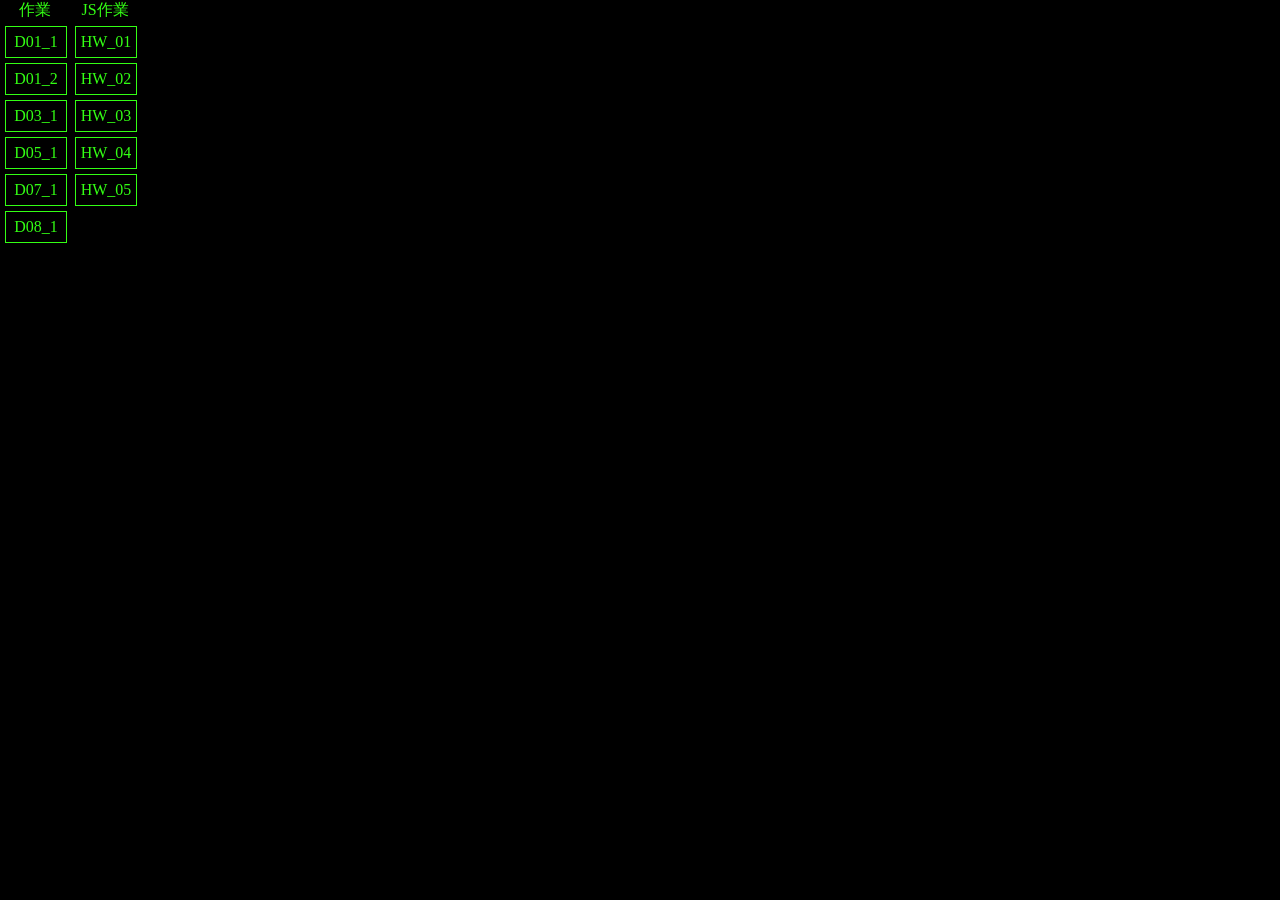
<file: index.html>
<!DOCTYPE html>
<html lang="zh-Hant">

<head>
    <meta charset="UTF-8">
    <meta name="viewport" content="width=device-width, initial-scale=1.0">
    <title>Document</title>
    <style>
        * {
            padding: 0;
            margin: 0;
            padding-block-start: 0;
            padding-block-end: 0;
        }

        body {
            background-color: #000;
            color: #33FF14;
        }


        .top {
            display: flex;
        }

        .list {
            text-align: center;
            width: 70px;
        }

        .top .a {
            display: flex;
            width: 60px;
            height: 30px;
            margin: 5px;
            border: 1px solid #33FF14;
            align-items: center;
            justify-content: center;
        }

        .top .a a {
            color: #33FF14;
            text-decoration: none;
        }
    </style>
    <!-- Google Tag Manager -->
    <script>(function (w, d, s, l, i) {
            w[l] = w[l] || []; w[l].push({
                'gtm.start':
                    new Date().getTime(), event: 'gtm.js'
            }); var f = d.getElementsByTagName(s)[0],
                j = d.createElement(s), dl = l != 'dataLayer' ? '&l=' + l : ''; j.async = true; j.src =
                    'https://www.googletagmanager.com/gtm.js?id=' + i + dl; f.parentNode.insertBefore(j, f);
        })(window, document, 'script', 'dataLayer', 'GTM-M9KWTMV2');</script>
    <!-- End Google Tag Manager -->
</head>


<body>
<!-- Google Tag Manager (noscript) -->
<noscript><iframe src="https://www.googletagmanager.com/ns.html?id=GTM-M9KWTMV2"
    height="0" width="0" style="display:none;visibility:hidden"></iframe></noscript>
    <!-- End Google Tag Manager (noscript) -->


    <div class="top">

        <div class="list">
            作業<br>
            <div class="a"><a href="D0101.html">D01_1</a></div>
            <div class="a"><a href="D0102.html">D01_2</a></div>
            <div class="a"><a href="D0301.html">D03_1</a></div>
            <div class="a"><a href="D0501.html">D05_1</a></div>
            <div class="a"><a href="D0701.html">D07_1</a></div>
            <div class="a"><a href="D0801.html">D08_1</a></div>

        </div>
        <div class="list">
            JS作業
            <div class="a"><a href="./JSHW/HW01.html">HW_01</a></div>
            <div class="a"><a href="./JSHW/HW02.html">HW_02</a></div>
            <div class="a"><a href="./JSHW/HW03.html">HW_03</a></div>
            <div class="a"><a href="./JSHW/HW04.html">HW_04</a></div>
            <div class="a"><a href="./JSHW/HW05.html">HW_05</a></div>
        </div>


    </div>
</body>

</html>
</file>
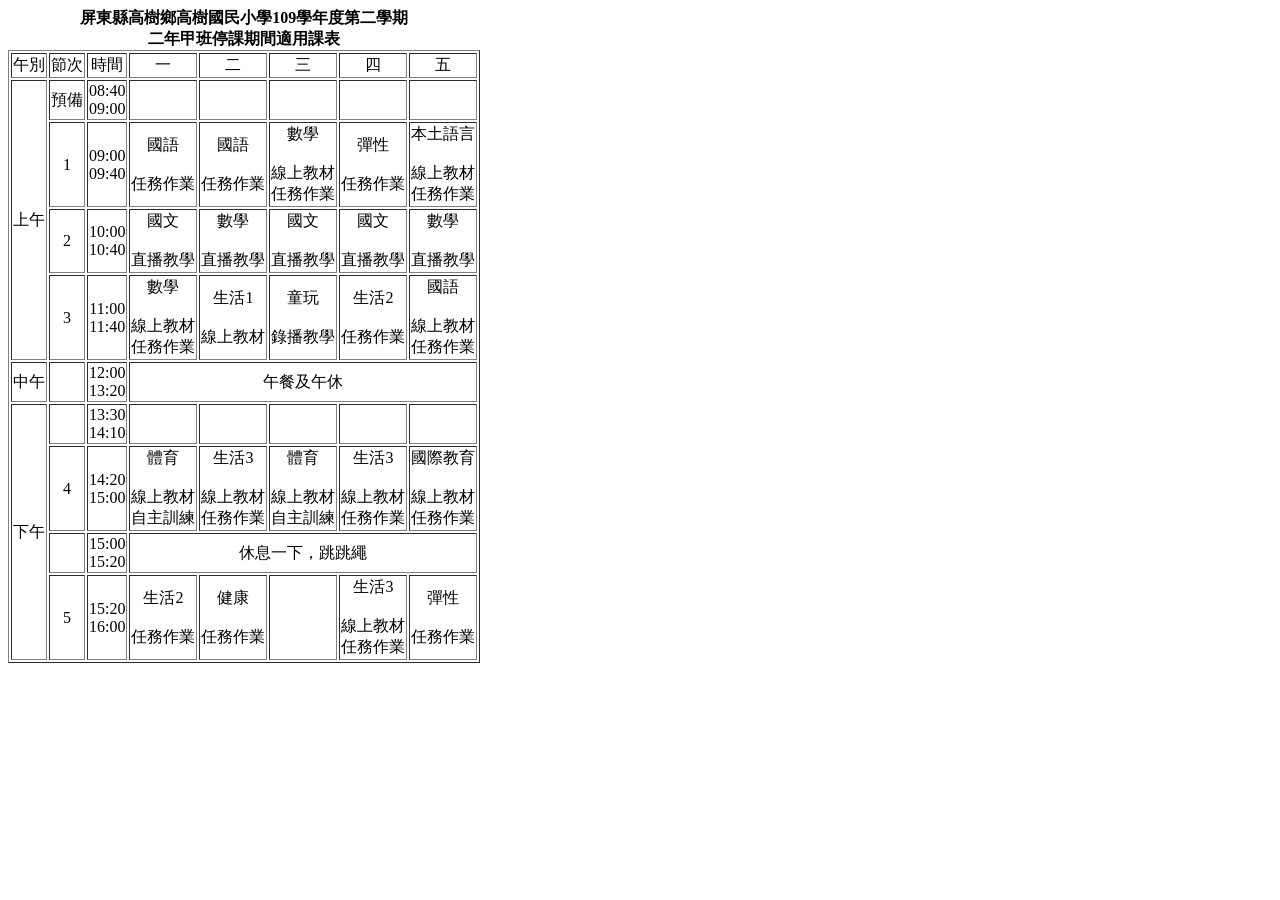
<file: D0101.html>
<!DOCTYPE html>
<html lang="en">

<head>
    <meta charset="UTF-8">
    <meta name="viewport" content="width=device-width, initial-scale=1.0">
    <title>Document</title>

<style>

*{text-align: center;}


</style>


</head>

<body>

    <table border="1">
        <caption class="T1"><b>屏東縣高樹鄉高樹國民小學109學年度第二學期<br>二年甲班停課期間適用課表</b></caption>
        <thead>
            <tr>
                <td>午別</td>
                <td>節次</td>
                <td>時間</td>
                <td>一</td>
                <td>二</td>
                <td>三</td>
                <td>四</td>
                <td>五</td>

            </tr>

        </thead>
        <tbody>
            <tr>
                <td rowspan="4">上午</td>
                <td>預備</td>
                <td>08:40 <br>09:00</td>
                <td></td>
                <td></td>
                <td></td>
                <td></td>
                <td></td>
            </tr>
            <tr>
                <td>1</td>
                <td>09:00 <br>09:40</td>
                <td>國語<br><br>任務作業</td>
                <td>國語<br><br>任務作業</td>
                <td>數學<br><br>線上教材<br>任務作業</td>
                <td>彈性<br><br>任務作業</td>
                <td>本土語言<br><br>線上教材<br>任務作業</td>
            </tr>
            <tr>
                <td>2</td>
                <td>10:00 <br>10:40</td>
                <td>國文<br><br>直播教學</td>
                <td>數學<br><br>直播教學</td>
                <td>國文<br><br>直播教學</td>
                <td>國文<br><br>直播教學</td>
                <td>數學<br><br>直播教學</td>
            </tr>
            <tr>
                <td>3</td>
                <td>11:00 <br>11:40</td>
                <td>數學<br><br>線上教材<br>任務作業</td>
                <td>生活1 <br><br>線上教材</td>
                <td>童玩<br><br>錄播教學</td>
                <td>生活2 <br><br>任務作業</td>
                <td>國語<br><br>線上教材<br>任務作業</td>
            </tr>
            <tr>
                <td>中午</td>
                <td></td>
                <td>12:00 <br>13:20</td>
                <td colspan="5">午餐及午休</td>
            </tr>
            <tr>
                <td rowspan="4">下午</td>
                <td></td>
                <td>13:30 <br>14:10</td>
                <td></td>
                <td></td>
                <td></td>
                <td></td>
                <td></td>
            </tr>
            <tr>

                <td>4</td>
                <td>14:20 <br>15:00</td>
                <td>體育 <br><br>線上教材<br>自主訓練</td>
                <td>生活3 <br><br>線上教材<br>任務作業</td>
                <td>體育 <br><br>線上教材<br>自主訓練</td>
                <td>生活3 <br><br>線上教材<br>任務作業</td>
                <td>國際教育<br><br>線上教材<br>任務作業</td>
            </tr>
            <tr>

                <td></td>
                <td>15:00 <br>15:20</td>
                <td colspan="5">休息一下，跳跳繩</td>
            </tr>
            <tr>

                <td>5</td>
                <td>15:20 <br>16:00</td>
                <td>生活2<br> <br>任務作業</td>
                <td>健康<br><br>任務作業</td>
                <td></td>
                <td>生活3 <br><br>線上教材<br>任務作業</td>
                <td>彈性<br><br>任務作業</td>
            </tr>


        </tbody>





    </table>

    <footer>

        
    </footer>




</body>

</html>
</file>
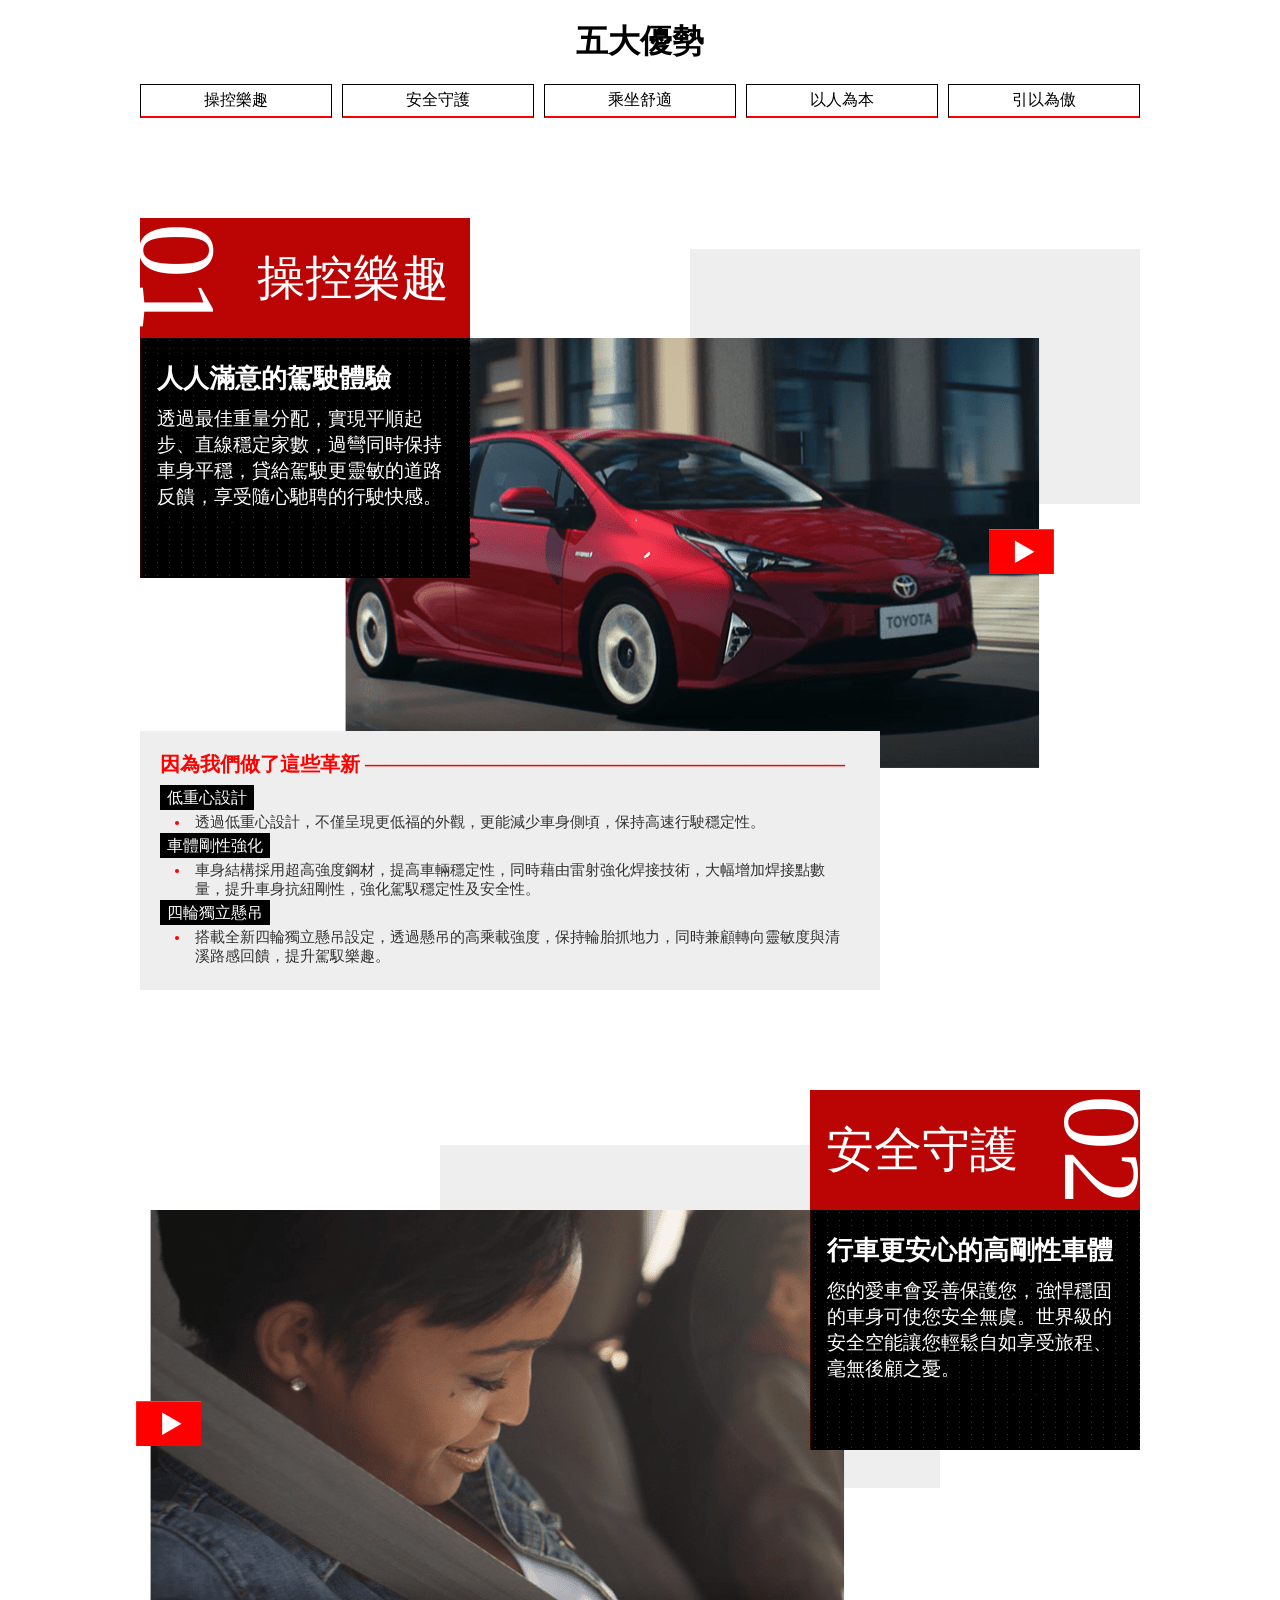
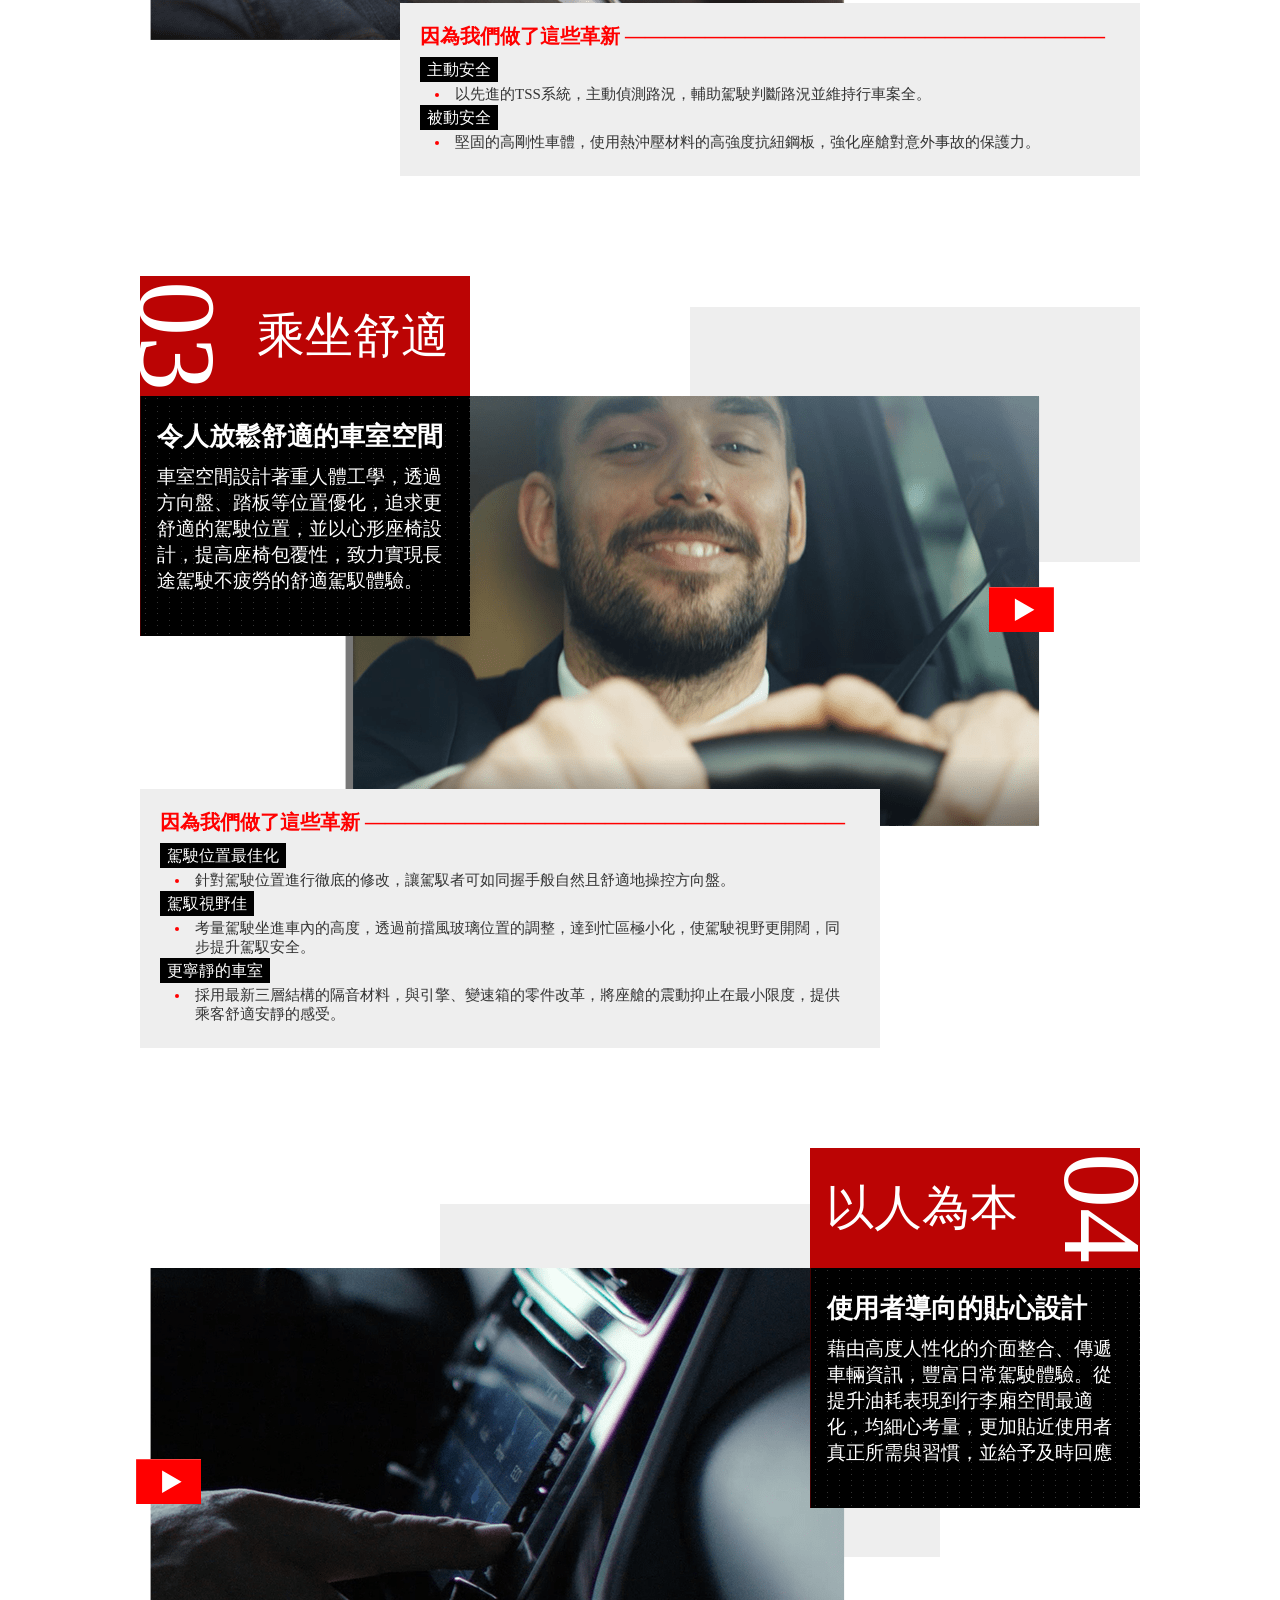
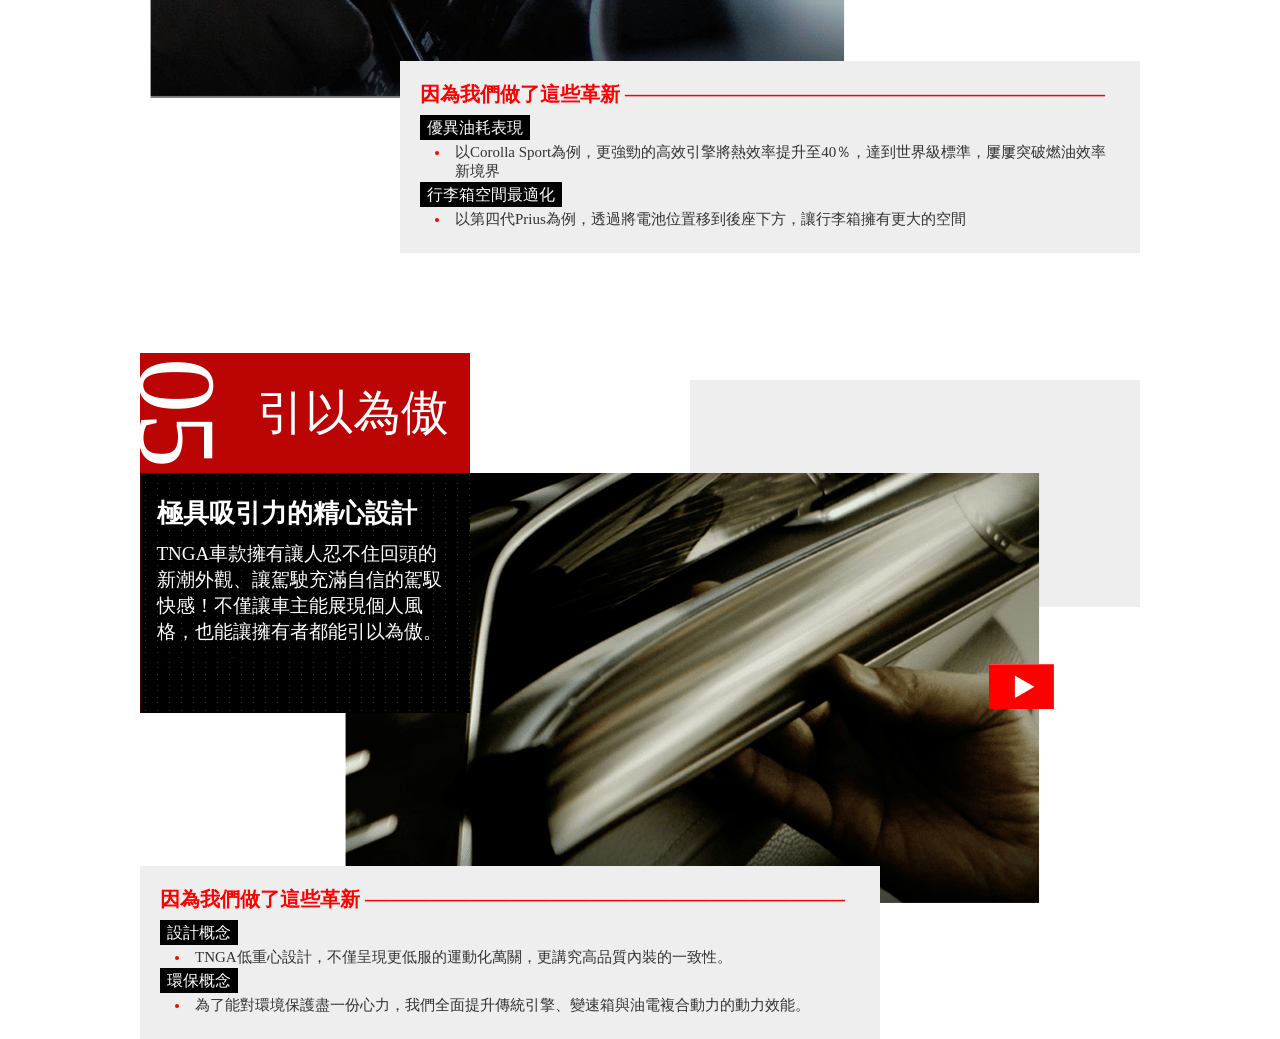
<file: D0501.html>
<!DOCTYPE html>
<html lang="en">

<head>
    <meta charset="UTF-8">
    <meta name="viewport" content="width=device-width, initial-scale=1.0">
    <title>Document</title>

    <style>
        * {
            padding: 0;
            margin: 0;
            margin-block-start: 0;
            margin-block-end: 0;
        }

        .introduce {

            display: flex;
            flex-wrap: wrap;
            gap: 100px;
            width: 100%;
            justify-content: center;
        }

        .tagfiv h1 {
            text-align: center;
            margin: 20px;
        }


        .fivbox {
            width: 1000px;
            display: flex;
            justify-content: space-between;
        }

        .atag {
            border: 1px solid black;
            border-bottom: 2px solid red;
            text-align: center;
            gap: 10px;
        }

        .atag a {
            display: block;
            color: #000;

            padding: 5px;
            width: 180px;
            text-decoration: none;
        }

        .cardbox {
            display: flex;
            flex-wrap: wrap;
            gap: 100px;
            width: 100%;
            justify-content: center;
        }

        .card:nth-child(2n) .top .tag span {

            margin-left: auto;
            margin-right: -20px;
        }

        .card:nth-child(2n) {
            flex-direction: row-reverse;
        }

        .card:nth-child(2n) .top .tag {
            flex-direction: row-reverse;
        }

        .card:nth-child(2n) .carpic {
            left: 1%;
        }

        .card:nth-child(2n) .pic {
            left: -2%;
        }

        .card:nth-child(2n) .block {
            width: 50%;
            height: 50%;
            right: 20%;
            top: 8%;
        }

        .card:nth-child(2n) .txtbox {
            top: 20px;
        }


        .card {
            display: flex;
            flex-wrap: wrap;
            width: 1000px;
            position: relative;
        }

        .card .top {
            width: 33%;
            display: flex;
            flex-wrap: wrap;
            height: 360px;
            z-index: 1;
        }

        .card .top .tag {
            justify-content: flex-start;
            display: flex;
            background-color: #BB0404;
            color: white;
            height: 120px;
            width: 100%;
        }

        .card .top .tag span {
            font-weight: normal;
            font-size: 110px;
            display: inline-block;
            transform: rotateZ(90deg);
            margin-left: -15px;
        }

        .card .top .tag p {
            font-size: 48px;
            margin: auto;
        }

        .card .top .toptxt {
            padding: 23px 5% 0px;
            background-image: url("./img/toyota/tag_background.png");
            color: white;
            flex-grow: 1;
            height: 217px;
        }

        .card .top .toptxt h1 {
            font-size: 26px;
            padding-bottom: 10px;
        }

        .card .top .toptxt p {
            font-size: 19px;
        }

        .card .block {
            width: 45%;
            height: 33%;
            background-color: #EEE;
            position: absolute;
            top: 4%;
            right: 0;
        }

        .card .carpic {
            width: 695px;
            height: 430px;
            position: absolute;
            top: 120px;
            right: 10%;
        }

        .card .pic {
            position: absolute;
            width: 65px;
            height: 45px;
            right: -2%;
            top: 44.5%;
            background-color: white;
        }

        .card .pic .picr {
            width: 100%;
            height: 100%;
            background-color: red;
            clip-path: polygon(0% 100%, 0% 0%, 100% 0%, 100% 100%, 40% 100%, 40% 75%, 70% 50%, 40% 25%, 40% 100%);
        }

        /* .card .txtbox{
            z-index: 1;
            background-color: #EEE;
            padding: 20px 20px;
            width: 70%;
            position: absolute;
            top: 64%;
        left: 5%;

        } */
        .card .txtbox {
            background-color: #EEE;
            margin-top: 153px;
            padding: 20px 20px;
            width: 70%;
            height: min-content;
            z-index: 1;

        }

        .card .txtbox h2 {
            color: #F00;
            font-size: 20px;
            margin-bottom: 10px;
        }

        .card .txtbox ul span {
            background-color: #000;
            color: #FFF;
            display: inline;

            padding: 4px 7px  ;
        }

        .card .txtbox li::marker {
            color: #F00;
        }


        .card .txtbox li {
            list-style: disc inside;
            color: #333;
            margin: 4px 7px;
            text-indent: -20PX;
            padding-left: 28px;
            font-size: 15px;
        }
    </style>


</head>

<body>

    <div class="introduce">

        <div class="tagfiv">
            <h1>五大優勢</h1>
            <div class="fivbox">

                <div class="atag"><a href="#A1">操控樂趣</a></div>
                <div class="atag"><a href="#A2">安全守護</a></div>
                <div class="atag"><a href="#A3">乘坐舒適</a></div>
                <div class="atag"><a href="#A4">以人為本</a></div>
                <div class="atag"><a href="#A5">引以為傲</a></div>
            </div>
        </div>
        <div class="cardbox">

            <div class="card" id="A1">
                <div class="top">
                    <div class="tag">
                        <span>01</span>
                        <p>操控樂趣</p>
                    </div>
                    <div class="toptxt">
                        <h1>人人滿意的駕駛體驗</h1>
                        <p>透過最佳重量分配，實現平順起步、直線穩定家數，過彎同時保持車身平穩，貸給駕駛更靈敏的道路反饋，享受隨心馳聘的行駛快感。</p>
                    </div>
                </div>
                <div class="block"></div>
                <a href="#">
                    <div class="carpic"><img src="./img/toyota/01.png">
                        <div class="pic">
                            <div class="picr"></div>
                        </div>
                    </div>
                </a>
                <div class="txtbox">
                    <h2>因為我們做了這些革新 ————————————————————————</h2>
                    <div class="txt">
                        <ul><span>低重心設計</span>
                            <li>透過低重心設計，不僅呈現更低福的外觀，更能減少車身側頃，保持高速行駛穩定性。</li>
                        </ul>
                        <ul><span>車體剛性強化</span>
                            <li>車身結構採用超高強度鋼材，提高車輛穩定性，同時藉由雷射強化焊接技術，大幅增加焊接點數量，提升車身抗紐剛性，強化駕馭穩定性及安全性。</li>
                        </ul>
                        <ul><span>四輪獨立懸吊</span>
                            <li>搭載全新四輪獨立懸吊設定，透過懸吊的高乘載強度，保持輪胎抓地力，同時兼顧轉向靈敏度與清溪路感回饋，提升駕馭樂趣。</li>
                        </ul>
                    </div>
                </div>

            </div>

            <div class="card" id="A2">
                <div class="top">
                    <div class="tag">
                        <span>02</span>
                        <p>安全守護</p>
                    </div>
                    <div class="toptxt">
                        <h1>行車更安心的高剛性車體</h1>
                        <p>您的愛車會妥善保護您，強悍穩固的車身可使您安全無虞。世界級的安全空能讓您輕鬆自如享受旅程、毫無後顧之憂。</p>
                    </div>
                </div>
                <div class="block"></div>
                <a href="#">
                    <div class="carpic"><img src="./img/toyota/02.png">
                        <div class="pic">
                            <div class="picr"></div>
                        </div>
                    </div>
                </a>
                <div class="txtbox">
                    <h2>因為我們做了這些革新 ————————————————————————</h2>
                    <div class="txt">
                        <ul><span>主動安全</span>
                            <li>以先進的TSS系統，主動偵測路況，輔助駕駛判斷路況並維持行車案全。</li>
                        </ul>
                        <ul><span>被動安全</span>
                            <li>堅固的高剛性車體，使用熱沖壓材料的高強度抗紐鋼板，強化座艙對意外事故的保護力。</li>
                        </ul>

                    </div>
                </div>

            </div>

            <div class="card" id="A3">
                <div class="top">
                    <div class="tag">
                        <span>03</span>
                        <p>乘坐舒適</p>
                    </div>
                    <div class="toptxt">
                        <h1>令人放鬆舒適的車室空間</h1>
                        <p>車室空間設計著重人體工學，透過方向盤、踏板等位置優化，追求更舒適的駕駛位置，並以心形座椅設計，提高座椅包覆性，致力實現長途駕駛不疲勞的舒適駕馭體驗。</p>
                    </div>
                </div>
                <div class="block"></div>
                <a href="#">
                    <div class="carpic"><img src="./img/toyota/03.png">
                        <div class="pic">
                            <div class="picr"></div>
                        </div>
                    </div>
                </a>
                <div class="txtbox">
                    <h2>因為我們做了這些革新 ————————————————————————</h2>
                    <div class="txt">
                        <ul><span>駕駛位置最佳化</span>
                            <li>針對駕駛位置進行徹底的修改，讓駕馭者可如同握手般自然且舒適地操控方向盤。</li>
                        </ul>
                        <ul><span>駕馭視野佳</span>
                            <li>考量駕駛坐進車內的高度，透過前擋風玻璃位置的調整，達到忙區極小化，使駕駛視野更開闊，同步提升駕馭安全。</li>
                        </ul>
                        <ul><span>更寧靜的車室</span>
                            <li>採用最新三層結構的隔音材料，與引擎、變速箱的零件改革，將座艙的震動抑止在最小限度，提供乘客舒適安靜的感受。</li>
                        </ul>
                    </div>
                </div>

            </div>

            <div class="card" id="A4">
                <div class="top">
                    <div class="tag">
                        <span>04</span>
                        <p>以人為本</p>
                    </div>
                    <div class="toptxt">
                        <h1>使用者導向的貼心設計</h1>
                        <p>藉由高度人性化的介面整合、傳遞車輛資訊，豐富日常駕駛體驗。從提升油耗表現到行李廂空間最適化，均細心考量，更加貼近使用者真正所需與習慣，並給予及時回應</p>
                    </div>
                </div>
                <div class="block"></div>
                <a href="#">
                    <div class="carpic"><img src="./img/toyota/04.png">
                        <div class="pic">
                            <div class="picr"></div>
                        </div>
                    </div>
                </a>
                <div class="txtbox">
                    <h2>因為我們做了這些革新 ————————————————————————</h2>
                    <div class="txt">
                        <ul><span>優異油耗表現</span>
                            <li>以Corolla Sport為例，更強勁的高效引擎將熱效率提升至40％，達到世界級標準，屢屢突破燃油效率新境界</li>
                        </ul>
                        <ul><span>行李箱空間最適化</span>
                            <li>以第四代Prius為例，透過將電池位置移到後座下方，讓行李箱擁有更大的空間</li>
                        </ul>
        
                    </div>
                </div>

            </div>

            <div class="card" id="A5">
                <div class="top">
                    <div class="tag">
                        <span>05</span>
                        <p>引以為傲</p>
                    </div>
                    <div class="toptxt">
                        <h1>極具吸引力的精心設計</h1>
                        <p>TNGA車款擁有讓人忍不住回頭的新潮外觀、讓駕駛充滿自信的駕馭快感！不僅讓車主能展現個人風格，也能讓擁有者都能引以為傲。</p>
                    </div>
                </div>
                <div class="block"></div>
                <a href="#">
                    <div class="carpic"><img src="./img/toyota/05.png">
                        <div class="pic">
                            <div class="picr"></div>
                        </div>
                    </div>
                </a>
                <div class="txtbox">
                    <h2>因為我們做了這些革新 ————————————————————————</h2>
                    <div class="txt">
                        <ul><span>設計概念</span>
                            <li>TNGA低重心設計，不僅呈現更低服的運動化萬關，更講究高品質內裝的一致性。</li>
                        </ul>
                        <ul><span>環保概念</span>
                            <li>為了能對環境保護盡一份心力，我們全面提升傳統引擎、變速箱與油電複合動力的動力效能。</li>
                        </ul>
        
                    </div>
                </div>

            </div>




        </div>

    </div>


</body>

</html>
</file>
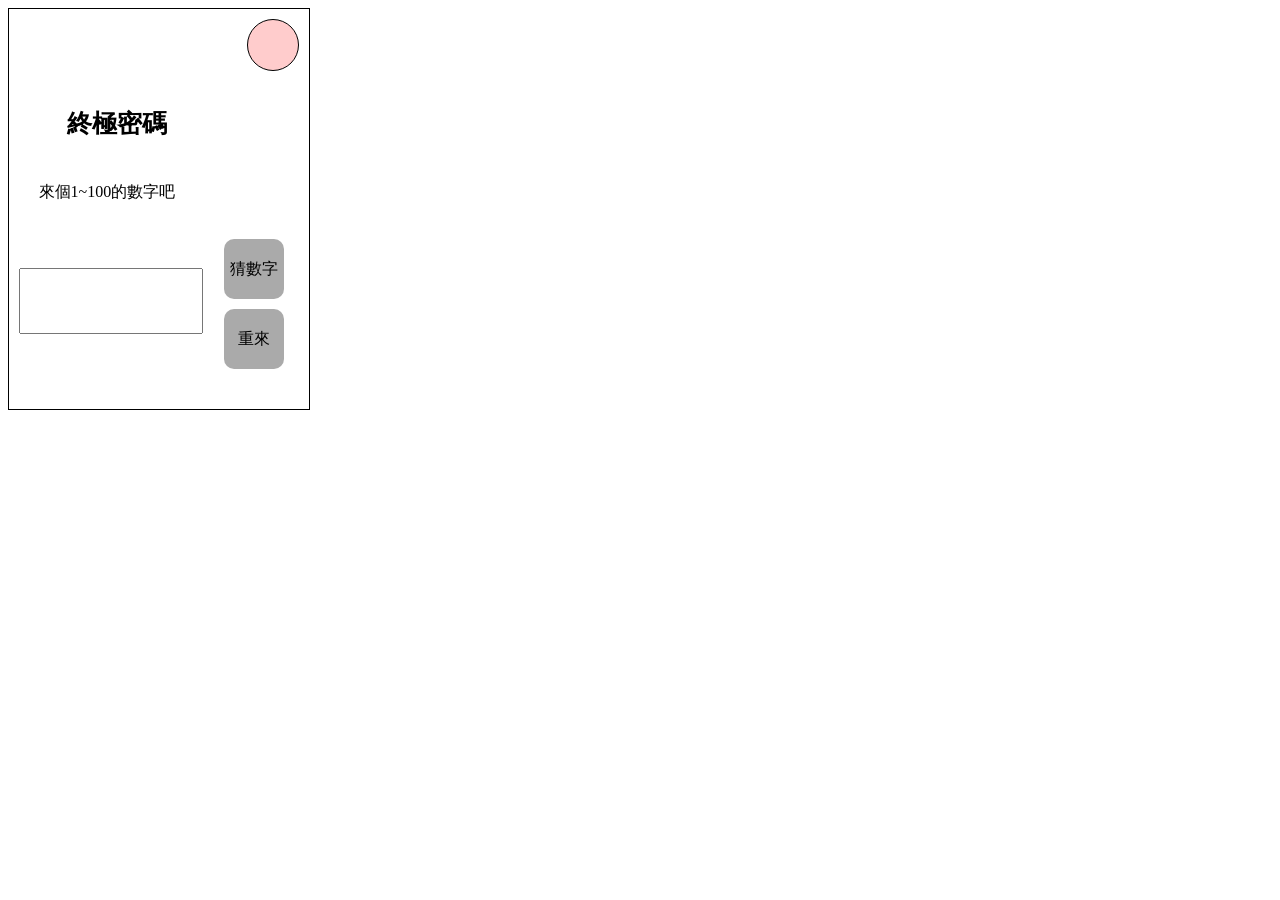
<file: JSHW/HW01.html>
<!DOCTYPE html>
<html lang="en">

<head>
    <meta charset="UTF-8">
    <meta name="viewport" content="width=device-width, initial-scale=1.0">
    <title>Document</title>
    <style>
        .btn {
            width: 50px;
            height: 50px;
            background-color: #AAA;
            color: black;
            border-radius: 10px;
            text-align: center;
            line-height: 50px;
            cursor: pointer;
            padding: 5px;
        }

        .gamebox {
            width: 300px;
            height: 400px;
            display: flex;
            justify-content: space-between;
            align-items: center;
            border: 1px solid #000;
        }

        .src {
            height: 250px;
            width: 100%;
            flex-wrap: wrap;
            display: flex;
            gap: 20px;
            margin: 10px;
        }

        .title {
            margin: auto;
            font-size: 25px;

        }

        .text {
            width: 90%;
            text-align: center;
        }

        .textbox {
            width: 90%;
        }

        .button {
            position: relative;
            height: 90%;
            display: flex;
            flex-wrap: wrap;
            gap: 10px;
            margin-bottom: 40px;
            align-content: flex-end
        }

        .light {
            width: 50px;
            height: 50px;
            position: absolute;
            right: 10px;
            top: 10px;
            border-radius: 50%;
            border: 1px solid #000;
            background-color: #F003;
        }

        .f {
            /* display:  none; */

            border: 1px solid #000;
            background-color: #F003;
        }

        .w {
            display: none;

            border: 1px solid #000;
            background-color: #F003;

            animation: colorChangeG 1s infinite;
        }

        .r {
            display: none;
            border: 1px solid #000;
            background-color: #F003;
            animation: colorChangeR 1s infinite;
        }

        .y {
            display: none;
            border: 1px solid #000;
            background-color: #F003;
            animation: colorChangeY 1s infinite;

        }

        @keyframes colorChangeY {
            0% {
                background-color: yellow;
            }

            49% {
                background-color: yellow;
            }

            50% {
                background-color: #F003;
            }

            100% {
                background-color: #F003;
            }
        }

        @keyframes colorChangeR {
            0% {
                background-color: red;
            }

            49% {
                background-color: red;
            }

            50% {
                background-color: #F003;
            }

            100% {
                background-color: #F003;
            }
        }

        @keyframes colorChangeG {
            0% {
                background-color: green;
            }

            49% {
                background-color: green;
            }

            50% {
                background-color: #F003;
            }

            100% {
                background-color: #F003;
            }
        }
    </style>
</head>

<body>
    <div class="gamebox">
        <div class="src">
            <div class="title"><b>終極密碼</b></div>
            <div class="text"> 來個1~100的數字吧</div>
            <input type="int" class="textbox" value="">
        </div>
        <div class="button">
            <div class="light f"></div>
            <div class="light r"></div>
            <div class="light w"></div>
            <div class="light y"></div>
            <div class="btn click">猜數字</div>
            <div class="btn regame">重來</div>
        </div>
    </div>

    <script>
        const fL = document.querySelector(".f");
        const rL = document.querySelector(".r");
        const gL = document.querySelector(".w");
        const yL = document.querySelector(".y");
        const myinputbox = document.querySelector(".textbox");
        const mytitle = document.querySelector(".text");
        const btnRegame = document.querySelector('.regame');
        const btnclick = document.querySelector('.click');

        let tarNum = 0;
        let maxNum = 100;
        let minNum = 1;
        let isplaying = true;

        btnclick.addEventListener("click", click);
        btnRegame.addEventListener("click", rebtn);
        tarNum = Math.floor(Math.random() * 100) + 1;

        function rebtn() {
            fL.style.display = 'block';
            rL.style.display = 'none';
            gL.style.display = 'none';
            yL.style.display = 'none';
            tarNum = Math.floor(Math.random() * 100) + 1;
            maxNum = 100;
            minNum = 1;
            mytitle.textContent = `來個${minNum}~${maxNum}之間的數字吧`;
            playingChange(false);
        }

        function playingChange(bool) {
            if (bool === true) {
                btnclick.disabled = false;
                btnclick.style.backgroundColor = 'black';

                isplaying = false;
            } else if (bool === false) {

                btnclick.disabled = true;
                btnclick.style.backgroundColor = '#AAA';
                isplaying = true
            } else { console.log(`change bug isplaying=${isplaying}`); }
        }


        function click() {
            try {
                const myinput = parseInt(myinputbox.value);
                console.log(myinput)
                if (isNaN(myinput)) {
                    throw new error;
                }

                fL.style.display = 'none';


                if (myinput > maxNum) {
                    mytitle.textContent = `太大了 別調皮，請輸入${minNum}~${maxNum}之間的數字吧`;
                } else if (myinput < minNum) {

                    mytitle.textContent = `太小了 別調皮，請輸入${minNum}~${maxNum}之間的數字吧`;
                }
                else if (myinput == tarNum) {
                    mytitle.textContent = `答對了，答案是${tarNum}`;
                    gL.style.display = 'block';
                    rL.style.display = 'none';
                    yL.style.display = 'none';
                    playingChange(isplaying);
                } else if (myinput > tarNum) {
                    maxNum = myinput;
                    mytitle.textContent = `再來個${minNum}~${maxNum}之間的數字吧`;
                    yL.style.display = 'block';
                    rL.style.display = 'none';
                } else if (myinput < tarNum) {
                    minNum = myinput;
                    mytitle.textContent = `再來個${minNum}~${maxNum}之間的數字吧`;
                    yL.style.display = 'block';
                    rL.style.display = 'none';
                }
            } catch (error) {
                mytitle.textContent = `請輸入${minNum}~${maxNum}之間的有效數字`;
                yL.style.display = 'none';
                rL.style.display = 'block';
            }
        }


    </script>
</body>

</html>
</file>
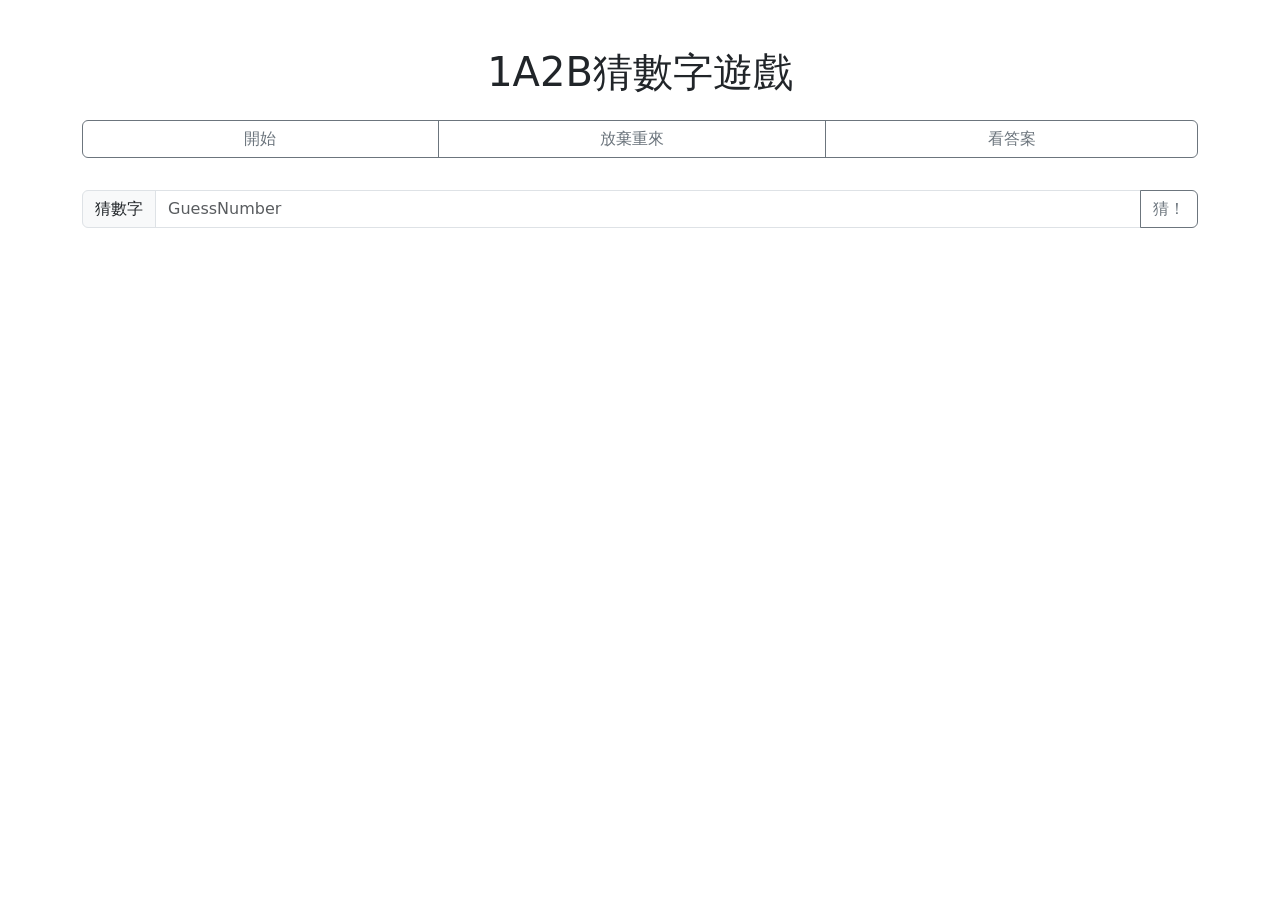
<file: JSHW/HW02.html>
<!DOCTYPE html>
<html lang="zh-Hant">
  <head>
    <meta charset="utf-8" />
    <meta name="viewport" content="width=device-width, initial-scale=1" />
    <title>1A2B猜數字遊戲</title>
    <link
      href="https://cdn.jsdelivr.net/npm/bootstrap@5.3.0/dist/css/bootstrap.min.css"
      rel="stylesheet"
      integrity="sha384-9ndCyUaIbzAi2FUVXJi0CjmCapSmO7SnpJef0486qhLnuZ2cdeRhO02iuK6FUUVM"
      crossorigin="anonymous"
    />
  </head>

  <body>
    <div class="container my-5">
      <h1 class="text-center">1A2B猜數字遊戲</h1>
      <div class="btn-group w-100 my-3" role="group" aria-label="Basic example">
        <button type="button" id="start_btn" class="btn btn-outline-secondary">
          開始
        </button>
        <button
          type="button"
          id="restart_btn"
          class="btn btn-outline-secondary"
        >
          放棄重來
        </button>
        <button
          type="button"
          id="show_answer_btn"
          class="btn btn-outline-secondary"
        >
          看答案
        </button>
      </div>
      <div class="input-group my-3">
        <span class="input-group-text">猜數字</span>
        <input
          type="text"
          id="guess_input"
          class="form-control"
          placeholder="GuessNumber"
          aria-label="GuessNumber"
          aria-describedby="GuessNumber"
        />
        <button type="button" id="guess_btn" class="btn btn-outline-secondary">
          猜！
        </button>
      </div>
      <ul id="guess_history_list" class="list-group">
        <!-- <li class="list-group-item">
          <span class="badge bg-danger">0A0B</span> 1234
        </li>
        <li class="list-group-item">
          <span class="badge bg-danger">0A0B</span> 1234
        </li>
        <li class="list-group-item">
          <span class="badge bg-danger">0A0B</span> 1234
        </li>
        <li class="list-group-item">
          <span class="badge bg-danger">0A0B</span> 1234
        </li>
        <li class="list-group-item">
          <span class="badge bg-success">4A0B</span> 5678
        </li> -->
      </ul>
    </div>

    <div class="toast-container top-0 end-0">
      <div
        id="game_msg_toast"
        class="toast"
        role="alert"
        aria-live="assertive"
        aria-atomic="true"
      >
        <div class="toast-header">
          <strong class="me-auto">Hint</strong>
          <button
            type="button"
            class="btn-close"
            data-bs-dismiss="toast"
            aria-label="Close"
          ></button>
        </div>
        <div class="toast-body">Hello, world! This is a toast message.</div>
      </div>
    </div>

    <div
      class="modal fade"
      id="end_game_modal"
      data-bs-backdrop="static"
      data-bs-keyboard="false"
      tabindex="-1"
      aria-labelledby="staticBackdropLabel"
      aria-hidden="true"
    >
      <div class="modal-dialog">
        <div class="modal-content">
          <div class="modal-header">
            <h1 class="modal-title fs-5" id="staticBackdropLabel">過關</h1>
          </div>
          <div class="modal-body">恭喜過關！</div>
          <div class="modal-footer">
            <button type="button" id="end_game_btn" class="btn btn-primary">
              重新開始
            </button>
          </div>
        </div>
      </div>
    </div>

    <script
      src="https://cdn.jsdelivr.net/npm/bootstrap@5.3.0/dist/js/bootstrap.bundle.min.js"
      integrity="sha384-geWF76RCwLtnZ8qwWowPQNguL3RmwHVBC9FhGdlKrxdiJJigb/j/68SIy3Te4Bkz"
      crossorigin="anonymous"
    ></script>
    <script src="./main.js"></script>
  </body>
</html>
</file>
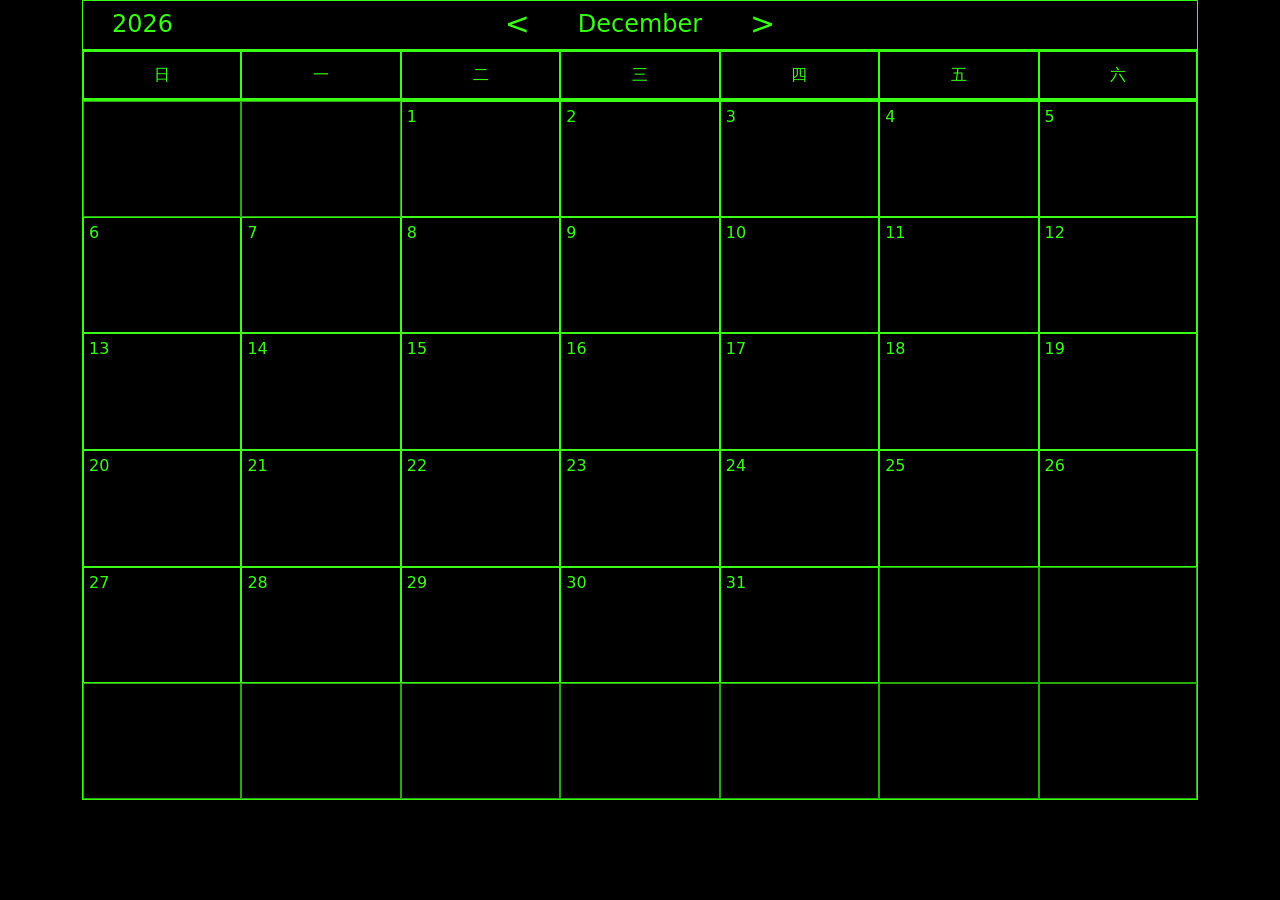
<file: JSHW/HW03.html>
<!doctype html>
<html lang="en">

<head>
    <meta charset="utf-8">
    <meta name="viewport" content="width=device-width, initial-scale=1">
    <title>Bootstrap demo</title>
    <link href="https://cdn.jsdelivr.net/npm/bootstrap@5.3.3/dist/css/bootstrap.min.css" rel="stylesheet"
        integrity="sha384-QWTKZyjpPEjISv5WaRU9OFeRpok6YctnYmDr5pNlyT2bRjXh0JMhjY6hW+ALEwIH" crossorigin="anonymous">

    <style>
        * {
            padding: 0;
            margin: 0;
            color: #39ff14;
        }

        :root {
            --bs-success-rgb: #39ff14;
            --bs-success-border-subtle: #39ff14;
        }

        body {
            background-color: #000;
            --color-green: #39ff14;
            --outgreen: #39ff14AA;
        }

        ::-webkit-scrollbar {
            width: 5px;
        }

        ::-webkit-scrollbar-thumb {
            background: var(--color-green);
            border-radius: 25%;
        }

        /*  */
        .box-grid {
            width: 100%;
            height: 800px;
            display: grid;
            grid-template-columns: repeat(7, 1fr);
            grid-template-rows: 50px 50px repeat(6, 1fr);
            position: relative;
        }

        .m-box {
            display: flex;
            flex-wrap: wrap;
            grid-column: 1/-1;
            border: 1px solid var(--color-green);
            justify-content: center;
            /* position: relative; */
        }

        .m-box .title_Y {
            position: absolute;
            left: 30px;
            font-size: 24px;
            margin-top: 5px;
        }

        .m-box .title_M {
            display: block;
            width: 200px;
            margin-top: 5px;
            text-align: center;
            font-size: 24px;
            position: relative;
        }

        .M-btn {
            font-size: 30px;
            margin: 0 10px;
            cursor: pointer;

        }

        .M-btn:hover {
            color: red;
        }


        .weekly-box {
            grid-column: 1/-1;
            display: grid;
            grid-template-columns: subgrid;
            grid-template-rows: subgrid;
            text-align: center;
            border: 1px solid var(--color-green);
        }

        .weekly-box p {
            display: block;
            align-content: center;
            border: 1px solid var(--color-green);
            height: 100%;
        }

        .box-day {
            display: grid;
            grid-column: 1/-1;
            grid-row: 3/-1;
            grid-template-columns: subgrid;
            grid-template-rows: subgrid;
            border: 1px solid var(--color-green);
            height: 100%;
        }

        .outday {
            border: 1px solid var(--outgreen);
        }



        .day {
            border: 1px solid var(--color-green);
            position: relative;

        }

        .day:hover .addbtn {
            display: block;
        }

        .day:hover {
            border: 2px solid var(--color-green);
        }

        .addbtn:hover {
            border: 2px solid RED;
            cursor: pointer;
            color: red;

        }


        .addbtn {
            position: absolute;
            right: 3px;
            top: 3px;
            border: 1px solid var(--color-green);
            border-radius: 50%;
            width: 23px;
            display: none;
            text-align: center;
            aspect-ratio: 1/1;
        }

        .day .txt {
            overflow: auto;
            height: 75%;
            width: 100%;
            position: absolute;
        }

        .day>.d {
            height: 20%;
            margin-top: 3px;
            margin-left: 5px;
        }

        .txt p {
            margin-bottom: 0;
            margin-left: 5px;
        }

        .inP {
            position: relative;
        }

        .inP:hover .edBtn {
            display: block;
        }

        .inP:hover .reBtn {
            display: block;
        }

        .inP input {
            width: 55%;
        }

        .inP .btn {
            display: none;
            position: absolute;
            top: 0;
            color: var(--color-green);
            width: 35px;
            --bs-btn-padding-y: 0;
            --bs-btn-padding-x: 0;
            border: 1px solid var(--color-green);

        }


        .inP .saBtn,
        .edBtn {
            right: 35px;
        }

        .inP .reBtn {

            right: 0;
        }
    </style>


</head>
<!-- 行事曆 -->

<body>
    <div class="container">
        <div class="box-grid">
            <div class="m-box">
                <p class="title_Y">year</p>
                <span id="last_M" class="M-btn">&lt;</span>
                <p class="title_M"><b>Month</b></p>
                <span id="next_M" class="M-btn">></span>
            </div>
            <div class="weekly-box">
                <p>日</p>
                <p>一</p>
                <p>二</p>
                <p>三</p>
                <p>四</p>
                <p>五</p>
                <p>六</p>
            </div>
            <div class="box-day">

                <!-- <div class="day">  42
                    <div class="addbtn" data-bs-toggle="modal" data-bs-target="#staticBackdrop">+</div>
                    <div class="d">1</div>
                    <div class="txt">
                        <div class="inP">
                            <p>戰爭</p>
                            <input type="text" class="input">
                            <button class="btn saBtn">save</button>
                            <button class="btn edBtn">Edit</button>
                            <button class="btn reBtn">del</button>
                        </div>

                    </div>
                </div> -->

            </div>

        </div>
    </div>


    <div class="modal fade" id="staticBackdrop" data-bs-backdrop="static" data-bs-keyboard="false" tabindex="-1"
        aria-labelledby="staticBackdropLabel" aria-hidden="true">
        <div class="modal-dialog">
            <div class="modal-content bg-dark">
                <div class="modal-header">
                    <h1 class="modal-title fs-5" id="staticBackdropLabel">設定行程</h1>
                    <button type="button" class="btn-close" data-bs-dismiss="modal" aria-label="Close"></button>
                </div>
                <div class="modal-body">
                    <form class="row g-3">
                        <div class="col-md-12">
                            <div class="input-group mb-3 ">
                                <input type="text" class="form-control col-5" aria-label="Sizing example input"
                                    aria-describedby="inputGroup-sizing-default" id="input_year">
                                <span class="input-group-text text-success bg-dark border-success-subtle"
                                    id="inputGroup-sizing-default">年</span>
                                <input type="text" class="form-control col-5" aria-label="Sizing example input"
                                    aria-describedby="inputGroup-sizing-default" id="input_month">
                                <span class="input-group-text text-success bg-dark border-success-subtle"
                                    id="inputGroup-sizing-default">月</span>
                                <input type="text" class="form-control col-5" aria-label="Sizing example input"
                                    aria-describedby="inputGroup-sizing-default" id="input_day">
                                <span class="input-group-text text-success bg-dark border-success-subtle"
                                    id="inputGroup-sizing-default">日</span>
                            </div>
                            <div class="input-group mb-3">
                                <div class="dropdown col-md-3">
                                    <div class="col-md-11">
                                        <select class="form-select text-success bg-dark border-success-subtle"
                                            id="validationCustom04" required value="">
                                            <option selected disabled value="">時間點</option>
                                            <option value="上午">上午</option>
                                            <option value="下午">下午</option>
                                        </select>
                                        <div class="invalid-feedback">
                                            請選上午或下午
                                        </div>
                                    </div>
                                    <ul class="dropdown-menu">
                                        <li><a class="dropdown-item " href="#">上午</a></li>
                                        <li><a class="dropdown-item" href="#">下午</a></li>
                                    </ul>
                                </div>
                                <input type="text" class="form-control col-5" aria-label="Sizing example input"
                                    aria-describedby="inputGroup-sizing-default" id="input_hours">
                                <span class="input-group-text text-success bg-dark border-success-subtle"
                                    id="inputGroup-sizing-default">點</span>
                                <input type="text" class="form-control col-5" aria-label="Sizing example input"
                                    aria-describedby="inputGroup-sizing-default" id="input_min">
                                <span class="input-group-text text-success bg-dark border-success-subtle"
                                    id="inputGroup-sizing-default">分</span>
                            </div>
                            <div class="input-group mb-3 ">
                                <span class="input-group-text text-success bg-dark border-success-subtle"
                                    id="inputGroup-sizing-default">事情</span>
                                <input type="text" class="form-control" aria-label="Sizing example input"
                                    aria-describedby="inputGroup-sizing-default" id="input_osikoto">
                            </div>
                            <!-- 顏色 之後搭配object再改 -->
                            <in class="color-choose w-25  input-group mb-3 d-flex align-items-center">
                                <span class="input-group-text text-success bg-dark border-success-subtle"
                                    id="inputGroup-sizing-default m-auto ">顏色</span>
                                <input type="color" class="form-control d-block" aria-label="Sizing example input"
                                    aria-describedby="inputGroup-sizing-default" id="input_color">
                        </div>
                </div>
                </form>
                <div class="modal-footer">
                    <button type="button" class="btn btn-secondary" data-bs-dismiss="modal">取消</button>
                    <button type="button" class="btn btn-success" id="bs_add">確認</button>
                </div>
            </div>

        </div>
    </div>
    <div class="toast-container position-absolute top-0 start-50 translate-middle-x bg-dark border-success-subtle">
        <div id="game_msg_toast" class="toast bg-dark border-success-subtle" role="alert" aria-live="assertive"
            aria-atomic="true">
            <div class="toast-header bg-dark border-success-subtle">
                <strong class="me-auto">提醒</strong>
                <button type="button" class="btn-close" data-bs-dismiss="toast" aria-label="Close"></button>
            </div>
            <div class="toast-body">Hello, world! This is a toast message.</div>
        </div>
    </div>




    <script src="https://cdn.jsdelivr.net/npm/bootstrap@5.3.3/dist/js/bootstrap.bundle.min.js"
        integrity="sha384-YvpcrYf0tY3lHB60NNkmXc5s9fDVZLESaAA55NDzOxhy9GkcIdslK1eN7N6jIeHz"
        crossorigin="anonymous"></script>
    <script>


        const titleM = document.querySelector('.title_M');
        const titleY = document.querySelector('.title_Y');
        const daybox = document.querySelector('.box-day');
        const last_M_Btn = document.querySelector('#last_M');
        const next_M_Btn = document.querySelector('#next_M');

        const input_hours = document.querySelector("#input_hours");
        const input_min = document.querySelector("#input_min");
        const input_osikoto = document.querySelector("#input_osikoto");
        const input_color = document.querySelector('#input_color');
        const bs_Add = document.querySelector('#bs_add');
        const input_Y = document.querySelector('#input_year');
        const input_M = document.querySelector('#input_month');
        const input_D = document.querySelector('#input_day');
        const setTime_select = document.querySelector('#validationCustom04');
        const gameMsgToast = document.querySelector("#game_msg_toast");
        const toastBootstrap = new bootstrap.Toast(gameMsgToast, {
            delay: 1000,
        });




        // 
        const MArry = [
            'January', 'February', 'March', 'April', 'May', 'June', 'July', 'August', 'September', 'October', 'November', 'December'
        ];


        // 
        const localKey = 'data';
        const currentDate = new Date();

        let this_M = currentDate.getMonth();
        let this_Y = currentDate.getFullYear();
        let now_M = this_M;
        let now_Y = this_Y;
        let getFirstdayInWeek = new Date(this_Y, this_M, 1).getDay();
        let getLasterDay = new Date(this_Y, this_M, 0).getDay() + 1;
        let getLastDayinMouth = new Date(this_Y, this_M + 1, 0).getDay();
        let this_M_has_Days = new Date(this_Y, this_M + 1, 0).getDate();


        // 
        titleM.textContent = MArry[this_M];
        titleY.textContent = this_Y;

        // const data = [{
        //     id: '20240719',
        //     year: 2024,
        //     month: 7,
        //     day: 19,
        //     list: [{
        //         time: '06:00',
        //         // at: 'home',
        //         todo: 'birsday',
        //         color: '#00EBEB'
        //     },
        //     ]
        // }];
        getDays(0);


        // let Jdata = JSON.stringify(data);

        // localStorage.setItem(localKey, Jdata);


        // BTN

        last_M_Btn.addEventListener('click', () => {
            return getDays(-1);
        });
        next_M_Btn.addEventListener('click', () => {
            return getDays(1);
        });
        bs_Add.addEventListener('click', function () {
            const todoContent = input_osikoto.value.trim();
            let setTime = Number(input_hours.value.trim());
            if (setTime_select.value === '下午') {
                setTime += 12;
            }

            if (!todoContent) {
                showHint('請輸入事件');
                return
            };
            const todoItem = [{
                id: new Date().valueOf(),
                year: now_Y,
                month: now_M + 1,
                day: Number(input_D.value),
                list: {
                    time: `${setTime}:${padToTwoDigits(input_min.value)}`,
                    // at: 'home',
                    todo: `${input_osikoto.value}`,
                    color: `${input_color.value}`
                },
            }];
            console.log(getLocalItem());
            saveTodoItem(todoItem);

            getDays(0);

            showHint('事件以新增');

            input_osikoto.value = '';

        })









        //  function
        window.addEventListener("load", function (event) {
            // renderingTodoList();
        });


        function addDefule(d) {
            input_color.value = '#39FF14';
            input_Y.value = now_Y;
            input_M.value = now_M + 1;
            input_D.value = d;

            const now = new Date();
            let now_h = now.getHours();
            setTime_select.value = '下午';
            input_min.value = now.getMinutes();
            if (now_h >= 12) {
                input_hours.value = now.getHours() - 12;
                input_hours -= 12;
                setTime_select.value = '下午';
            } else {
                setTime_select.value = '上午';
            }


        }

        function showHint(msg) {
            gameMsgToast.querySelector(".toast-body").textContent = msg;
            // const toastBootstrap = bootstrap.Toast.getOrCreateInstance(gameMsgToast);
            toastBootstrap.show();
        }

        function padToTwoDigits(number) {
            return number < 10 ? '0' + number : String(number);
        }



        function getLocalItem() {
            const localItem = localStorage.getItem(localKey);
            return localItem ? JSON.parse(localItem) : [];

        }

        function setLocal(todolist) {
            const date = JSON.stringify(todolist);
            localStorage.setItem(localKey, date)
        }
        function saveTodoItem(todoItem) {
            const todoList = getLocalItem();

            // console.log(todoList);
            // console.log(Array.isArray(todoList));
            // console.log(Array.isArray(todoItem));
            todoList.push(todoItem);
            setLocal(todoList);
        }
        function removeFirstNChars(str, n) {
            return str.substring(n);
        }

        function getDays(M) {

            if (now_M === 0 && M === -1) {
                now_Y = now_Y - 1;
                now_M = 11
            } else if (now_M === 11 && M === 1) {
                now_Y = now_Y + 1;
                now_M = 0
            } else {
                titleY.textContent = this_Y;
                now_M = now_M + M;
            }
            const todoList = getLocalItem();
            console.log(todoList);
            getFirstdayInWeek = new Date(now_Y, now_M, 1).getDay();
            getLasterDay = new Date(now_Y, now_M, 0).getDay() + 1;
            getLastDayinMouth = new Date(now_Y, now_M + 1, 0).getDay();
            this_M_has_Days = new Date(now_Y, now_M + 1, 0).getDate();

            // 
            titleM.textContent = MArry[now_M];
            titleY.textContent = now_Y;

            daybox.innerHTML = '';
            // 開場讀取
            // 上個月補間
            if (getLasterDay < 7) {
                for (let i = 0; i < getLasterDay; i++) {

                    daybox.innerHTML += craftOutDay();
                }
            }
            // 指定月份補間
            for (let i = 1; i <= this_M_has_Days; i++) {





                daybox.innerHTML += craftDay(i, todoList);

            }

            // 下個月補間
            for (let i = 0; i < 6 - getLastDayinMouth + 7; i++) {
                daybox.innerHTML += craftOutDay();
            }
        }



        function craftOutDay() {
            return `<div class="outday">
                    <div class="addbtn" data-bs-toggle="modal" data-bs-target="#staticBackdrop">+</div>
                    <div class="d"></div>

                </div>`

        }
        function craftDay(day, todoList) {
            const todosForDay = todoList.map(array => array[0]).filter(item =>
                item.day === day &&
                item.month === now_M + 1 &&
                item.year === now_Y
            )




            let todoItemsHtml = '';
            // console.log(todoList);
            // console.log(todosForDay);
            todosForDay.forEach(item => {
                // console.log(item.id);
                todoItemsHtml += `

                <div class="inP">
                    <p class="listP" style='color:${item.list.color}'>${item.list.time}|  |${item.list.todo}</p>
                    <input type="text" class="input d-none todo-content">
                    <button class="btn saBtn " onclick="saveBtn(${item.id},this)">save</button>
                    <button class="btn edBtn" onclick="editBtn(${item.id},this)">Edit</button>
                    <button class="btn reBtn" onclick="removeBtn(${item.id},this)">del</button>
            </div>`;
            });


            return `
        <div class="day" data-id='${day}'>
            <div class="addbtn" data-bs-toggle="modal" data-bs-target="#staticBackdrop" onclick="addDefule(${day})">+</div>
            <div class="d">${day}</div>
            <div class="txt">
            ${todoItemsHtml}                
            </div>
        </div>`;
        }
        function saveBtn(id, el) {

            const todoContent = el.parentElement.querySelector(".todo-content");
            const val = todoContent.value.trim();
            if (!val) return;

            const todoList = getLocalItem();
            const todoItem = todoList.find(array => array[0].id === id);
            if (!todoItem) return;

            // console.log(todoItem);
            todoItem[0].list.todo = val;
            setLocal(todoList);
            getDays(0);
        }
        function editBtn(id, el) {
            const todoContent = el.parentElement.querySelector(".todo-content");
            todoContent.disabled = false;
            const saveBtn = el.parentElement.querySelector(".saBtn");
            // saveBtn.classList.remove("d-none");
            saveBtn.classList.add("d-block");
            const input = el.parentElement.querySelector('.input');
            input.classList.remove('d-none');
            const p = el.parentElement.querySelector('.listP');

            input.value = removeFirstNChars(p.textContent,9);
            p.classList.add("d-none");
            el.classList.add("d-none");
        }
        function removeBtn(id, el) {
            let todoList = getLocalItem();


            let todoItemIdx;
            const todoItem = todoList.find((array, idx) => {
                if (array[0].id === id) {
                    todoItemIdx = idx;
                    return true;
                }
                return false;
            });

            if (!todoItem) return;
            todoList.splice(todoItemIdx, 1);
            setLocal(todoList);
            getDays(0);
        }


    </script>
</body>

</html>
</file>
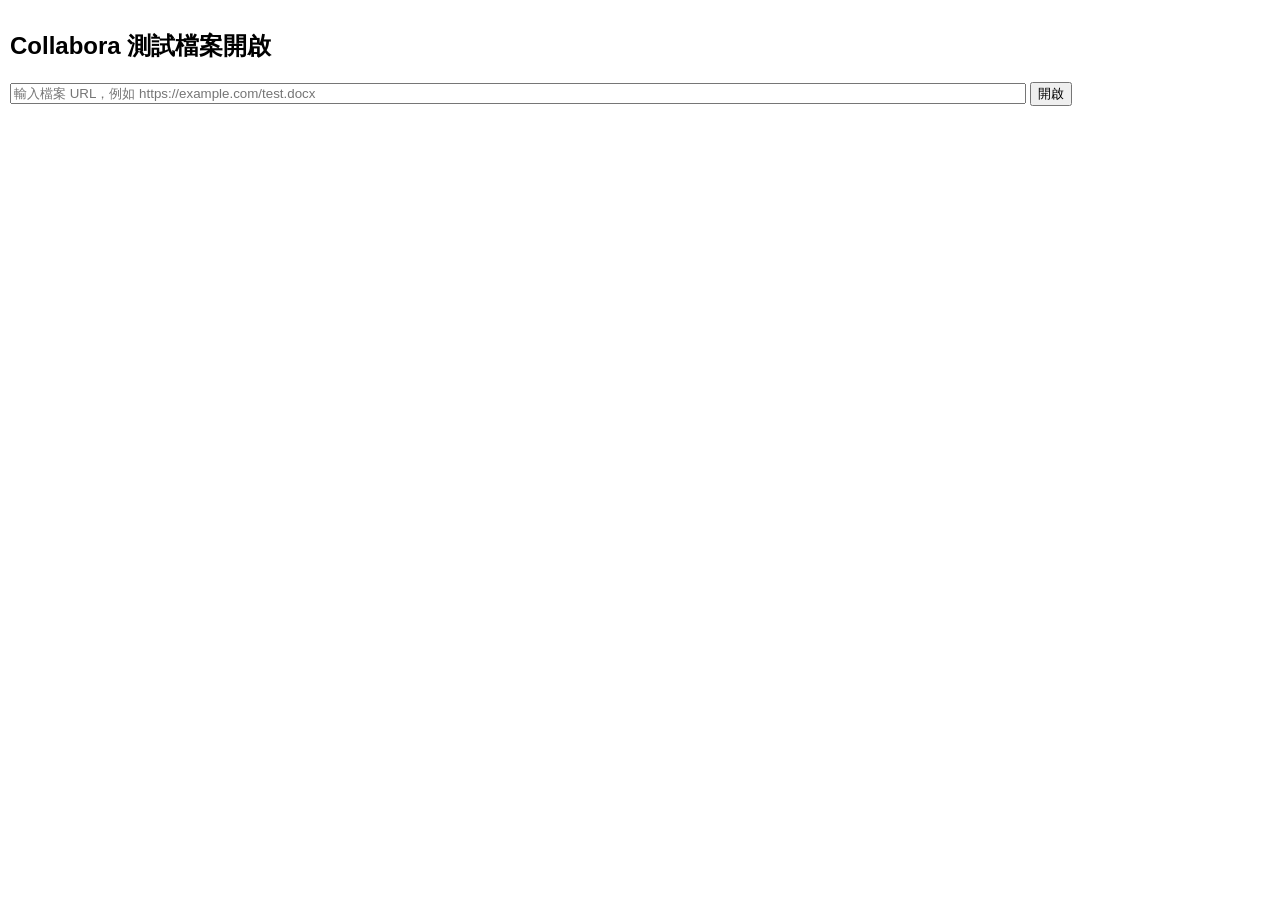
<file: toys/test.html>
<!DOCTYPE html>
<html lang="zh-TW">
<head>
  <meta charset="UTF-8">
  <title>Collabora 測試</title>
  <style>
    body {
      font-family: sans-serif;
      margin: 0;
      padding: 10px;
    }
    #viewer {
      width: 100%;
      height: 80vh;
      border: none;
      margin-top: 10px;
    }
  </style>
</head>
<body>
  <h2>Collabora 測試檔案開啟</h2>
  <input type="text" id="fileUrl" placeholder="輸入檔案 URL，例如 https://example.com/test.docx" style="width:80%">
  <button onclick="openFile()">開啟</button>

  <iframe id="viewer"></iframe>

  <script>
    function openFile() {
      const url = document.getElementById('fileUrl').value.trim();
      if (!url) {
        alert("請輸入檔案 URL");
        return;
      }
      // 直接用 Collabora leaflet 開啟
      const collaboraUrl = `http://localhost:9980/loleaflet/dist/loleaflet.html?file_path=${encodeURIComponent(url)}`;
      document.getElementById('viewer').src = collaboraUrl;
    }
  </script>
</body>
</html>
</file>
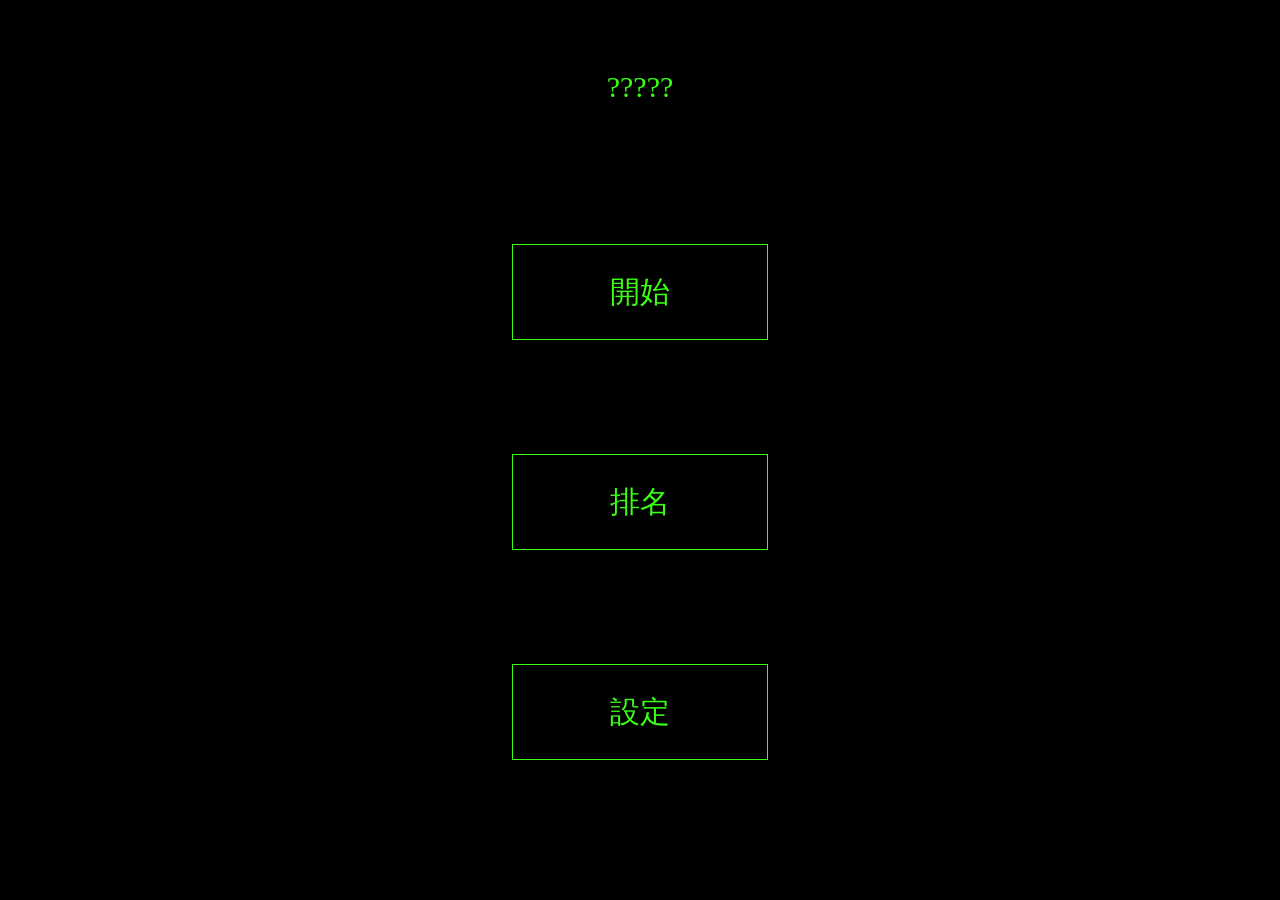
<file: toys/toy_inputArrow.html>
<!DOCTYPE html>
<html lang="en">

<head>
    <meta charset="UTF-8">
    <meta name="apple-mobile-web-app-capable" content="yes">
    <meta name="viewport" content="width=device-width, initial-scale=1.0, user-scalable=no">
    <title>Document</title>
    <style>
        * {
            --color-green: #39ff14;
            --color-up: green;
            --color-down: blue;
            --color-left: magenta;
            --color-right: crimson;
            --font-size: 15px;
            margin: 0;
            padding: 0;
            background-color: black;
            color: var(--color-green);
        }

        html,
        body {
            height: 100%;
            overflow: hidden;
            /* 防止页面滚动 */
        }

        .header {

            display: flex;
            margin: auto;
            width: 100%;
            height: 60px;
            position: relative;
            outline: 1px solid var(--color-green);
        }

        /* header 回合字 */
        .header #round {
            color: var(--color-green);
            position: absolute;
            /* left: 75%; */
            right: 55px;
            top: 10px;
        }

        /* header 切換紐 */
        .switch_btn {
            width: 50px;
            height: 50px;
            border-radius: 50%;
            background-image: url('https://hackmd.io/_uploads/HkpZxZOpR.png');
            /* background-color: blue; */
            position: absolute;
            right: 5px;
            top: 5px;
        }

        /* 按鈕 */
        .btn {
            width: 80px;
            aspect-ratio: 1/1;
            border-radius: 50%;
            border: 1px solid var(--color-green);
        }

        /* 按鈕箱子 */
        .btn-box {

            position: fixed;
            bottom: 3%;
            margin: auto;
            width: 100%;
            max-width: 500px;
            height: 40%;
            display: flex;
            flex-wrap: wrap;
            justify-content: center;
            gap: 10px;

            display: none;

        }

        /* 按鈕 */
        .btn-top,
        .btn-mid,
        .btn-bot {
            gap: 10px;
            width: 100%;
            display: flex;
            flex-wrap: wrap;
            justify-content: center;

        }

        /* 畫面方向箱子 */

        .targetbox {
            margin-left: auto;
            margin-right: auto;
            margin-top: 5px;
            width: 95%;
            height: 45vh;
            display: grid;
            grid-template-columns: repeat(8, 1fr);
            grid-template-rows: repeat(5, 1fr);
            align-items: center;
            justify-items: center;

        }

        /* 箭頭 */
        .arr {
            color: var(--color-midcolor);
            font-size: var(--font-size);
        }

        .arr_up {
            color: var(--color-up);
        }

        .arr_down {
            color: var(--color-down);
        }

        .arr_right {
            color: var(--color-right);
        }

        .arr_left {
            color: var(--color-left);
        }

        .arr_t {
            color: black;
        }

        .arr_f {
            color: red;
        }

        /* 箭頭到這 */

        /* 觸控板 */
        #swipeArea {
            color: var(--color-green);
            width: 100%;
            height: 37%;
            outline: 1px solid var(--color-green);
            display: flex;
            position: absolute;
            bottom: 0;
            font-size: 15px;
            touch-action: none;
        }

        /* 遊戲畫面 */
        #playing {}

        /* 主選單畫面 */
        #menu,
        #stop {

            flex-wrap: wrap;
            flex-direction: column;
            height: 100%;


        }

        .menu_title {
            margin-left: auto;
            margin-right: auto;
            margin-top: 70px;
            font-size: 30px;

        }

        .menu_btn_box {
            display: flex;
            flex-wrap: wrap;
            align-items: center;
            margin: auto;
            height: 70%;
            width: 20%;
        }

        .menu_btn {
            display: flex;
            text-align: center;
            align-items: center;
            justify-content: center;
            font-size: 30px;
            width: 100%;
            height: 15%;
            border: 1px solid #39ff14;
        }

        .menu_btn:hover {
            color: aqua;
            border: 1px solid aqua;


        }

        .menu_close {
            display: none;
        }

        .menu_flex {
            display: flex;
        }
    </style>


</head>

<body>


    <div id="menu" class="menu_flex">
        <div class="menu_title" id="menu_title">?????</div>

        <div class="menu_btn_box">
            <div class="menu_btn" id="menu_btn_start">開始</div>
            <div class="menu_btn" id="menu_btn_rank">排名</div>
            <div class="menu_btn" id="menu_btn_opt">設定</div>
        </div>
    </div>


    <div id="stop" class=" menu_close">
        <div class="menu_title" id="menu_title">遊戲暫停</div>

        <div class="menu_btn_box">
            <div class="menu_btn" id="menu_btn_continue">繼續</div>
            <div class="menu_btn" id="menu_btn_restart">重來</div>
            <div class="menu_btn" id="menu_btn_goback">回主畫面</div>
        </div>
    </div>




    <div id="playing" class="menu_close">
        <div class="header">
            <div id="round"></div>
            <div class="switch_btn" id="switch_btn"></div>

        </div>
        <div class="targetbox" id="arr_box">
            <div class="arr">1</div>
        </div>
        <div id="swipeArea">觸控版</div>
        <div class="btn-box" id="btn_box">
            <div class="btn-top">
                <button id="up" class="btn"></button>
            </div>
            <div class="btn-mid">
                <button id="left" class="btn"></button>
                <button id="right" class="btn"></button>
            </div>
            <div class="btn-bot">
                <button id="down" class="btn"></button>
            </div>

        </div>

    </div>







    <script>

        const html_playing = document.getElementById("playing");

        const styleSheets = document.styleSheets;

        const btn_up = document.getElementById("up");
        const btn_left = document.getElementById("left");
        const btn_right = document.getElementById("right");
        const btn_down = document.getElementById("down");
        const arr_box = document.getElementById("arr_box");
        const swipeArea = document.getElementById('swipeArea');

        const menu = document.getElementById('menu');
        const menu_btn_start = document.getElementById('menu_btn_start');
        const menu_btn_rank = document.getElementById('menu_btn_rank');
        const menu_btn_opt = document.getElementById('menu_btn_opt');


        const stop = document.getElementById('stop');
        const menu_btn_continue = document.getElementById('menu_btn_continue');
        const menu_btn_restart = document.getElementById('menu_btn_restart');
        const menu_btn_goback = document.getElementById('menu_btn_goback');




        const round_text = document.getElementById("round");
        let can_play = true;
        let is_play = false;
        
        let round = 0;
        const round_max = 40;
        let fz = 50;
        let fz_max = 50;
        const fz_min = 10;

        let time_all = 0;
        let time_thisRound = 0;






        const switch_btn = document.getElementById("switch_btn");
        const btn_box = document.getElementById("btn_box");

        // 選單按鈕從這開始
        // 切換畫面
        menu_btn_start.addEventListener('click', function () {
            menu.classList.add('menu_close');
            menu.classList.remove('menu_flex');
            html_playing.classList.remove('menu_close');

            is_play = true;
            startGame();
        });







        //選單按鈕 結束




        document.addEventListener('touchmove', function (event) {
            event.preventDefault();
        }, { passive: false });
        btn_up.addEventListener('touchmove', function (event) {
            event.preventDefault();
        }, { passive: false });
        btn_down.addEventListener('touchmove', function (event) {
            event.preventDefault();
        }, { passive: false });
        btn_left.addEventListener('touchmove', function (event) {
            event.preventDefault();
        }, { passive: false });
        btn_right.addEventListener('touchmove', function (event) {
            event.preventDefault();
        }, { passive: false });

        //切換按鈕
        switch_btn.addEventListener("click", function () {
            if (swipeArea.style.display === "none") {
                swipeArea.style.display = "flex"; // 顯示 div1
                btn_box.style.display = "none";  // 隱藏 div2
            } else {
                swipeArea.style.display = "none"; // 隱藏 div1
                btn_box.style.display = "block";  // 顯示 div2
            }
        });

        // GPT 觸控板
        let startX = 0;
        let startY = 0;
        let isDragging = false;



        // 函数判断滑动方向
        function detectSwipeDirection(startX, startY, endX, endY) {
            const diffX = endX - startX;
            const diffY = endY - startY;

            if (Math.abs(diffX) > Math.abs(diffY)) {
                // 左右滑动
                if (diffX > 0) {
                    simulatePlayerInput('right');
                } else {
                    simulatePlayerInput('left');
                }
            } else {
                // 上下滑动
                if (diffY > 0) {
                    simulatePlayerInput('down');
                } else {
                    simulatePlayerInput('up');
                }
            }
        }
        // 触控事件处理
        swipeArea.addEventListener('touchstart', (e) => {
            startX = e.touches[0].clientX;
            startY = e.touches[0].clientY;
        });
        swipeArea.addEventListener('touchend', (e) => {
            const endX = e.changedTouches[0].clientX;
            const endY = e.changedTouches[0].clientY;
            detectSwipeDirection(startX, startY, endX, endY);
        });
        // 鼠标事件处理
        swipeArea.addEventListener('mousedown', (e) => {
            isDragging = true;
            startX = e.clientX;
            startY = e.clientY;
        });
        document.addEventListener('mousemove', (e) => {
            if (!isDragging) return;
            const endX = e.clientX;
            const endY = e.clientY;
        });
        document.addEventListener('mouseup', (e) => {
            if (isDragging) {
                const endX = e.clientX;
                const endY = e.clientY;
                detectSwipeDirection(startX, startY, endX, endY);
                isDragging = false;
            }
        });
        //鍵盤方向鍵
        document.addEventListener('keydown', function (event) {
            switch (event.key) {
                case "ArrowUp":
                    simulatePlayerInput('up');
                    break;
                case "ArrowDown":
                    simulatePlayerInput('down');
                    break;
                case "ArrowLeft":
                    simulatePlayerInput('left');
                    break;
                case "ArrowRight":
                    simulatePlayerInput('right');
                    break;
                default:
                    console.log("按下了其他按键: " + event.key);
            }
        });
        //按鈕事件處理
        btn_up.addEventListener("click", function () {
            simulatePlayerInput('up');
            event.preventDefault();
        }, { passive: false });
        btn_down.addEventListener("click", function () {
            simulatePlayerInput('down');
            event.preventDefault();
        }, { passive: false });
        btn_left.addEventListener("click", function () {
            simulatePlayerInput('left');
            event.preventDefault();
        }, { passive: false });
        btn_right.addEventListener("click", function () {
            simulatePlayerInput('right'); 
            event.preventDefault();
        }, { passive: false });
        // GPT方向輸入到這

        // 設定箭頭字體大小
        function setFontSize(size) {
            for (let i = 0; i < styleSheets.length; i++) {
                const rules = styleSheets[i].cssRules || styleSheets[i].rules; // 兼容旧版浏览器

                for (let j = 0; j < rules.length; j++) {
                    if (rules[j].selectorText === '.arr') {
                        rules[j].style.fontSize = size + 'px'; // 修改字体大小
                    }
                }
            }

        }
        // 設定字體到這

        //GPT 遊戲規則
        // 可用的方向
        const directions = ['up', 'down', 'left', 'right'];
        // 随机产生方向数组的函数
        function generateDirections(round) {

            let directionArray = [];
            // 第一回合5个方向，每偶数回合增加一个方向
            let directionCount = 0;
            directionCount = 5 + Math.floor(round / 2);
            if (directionCount > round_max) {
                directionCount = round_max;
            }
            if (fz > fz_min) {
                fz = fz_max - Math.floor(round / 5)
            }

            setFontSize(fz);
            // 亂數生成方向
            for (let i = 0; i < directionCount; i++) {
                const randomDirection = directions[Math.floor(Math.random() * directions.length)];
                directionArray.push(randomDirection);
            }
            display_f5()
            return directionArray;
        }
        // 玩家输入的比对数组
        let playerInputArray = [];
        // 比对方向的函数
        function compareDirections(playerDirection, originalArray) {
            playerInputArray.push(playerDirection);
            // 如果输入的方向数量大于原数组，则肯定输入错误
            if (playerInputArray.length > originalArray.length) {
                playerInputArray = [];
                waitOneSecond(1)
                return false;
            }
            // 检查当前输入是否匹配
            for (let i = 0; i < playerInputArray.length; i++) {
                if (playerInputArray[i] !== originalArray[i]) {
                    playerInputArray = [];  // 输入错误，清空比对数组
                    waitOneSecond(1)
                    return false;
                }
            }
            // 如果输入长度和原数组相等，并且全匹配，进入下一回合
            if (playerInputArray.length === originalArray.length) {
                console.log("Round cleared! Moving to next round...");
                playerInputArray = [];  // 清空比对数组，为下一回合做准备
                return true;
            }
            return false;
        }
        // 示例流程：游戏回合
        let currentDirectionArray = generateDirections(round);
        function startGame() {



            console.log(`Round ${round}:`, currentDirectionArray);
            display_f5();
        }


        // 玩家输入方向
        function simulatePlayerInput(playerDirection) {
            if (is_play === true && can_play === true) {
                const success = compareDirections(playerDirection, currentDirectionArray);
                display_f5()
                // 如果匹配成功，进入下一回合
                if (success) {
                    round++;
                    currentDirectionArray = generateDirections(round);
                    console.log(`Round ${round}:`, currentDirectionArray);
                    display_f5()
                }
            }
        }
        //遊戲規則到這

        //顯示
        function display_f5() {
            round_text.textContent = "回合" + round;
            if (is_play === true && can_play === true) {
                arr_box.innerHTML = '';
                for (let i = 0; i < currentDirectionArray.length; i++) {
                    const newDiv = document.createElement('div'); // 創建新的 div 元素
                    newDiv.classList.add('arr'); // 加入 CSS class
                    if (playerInputArray[i] != undefined && playerInputArray[i] === currentDirectionArray[i]) {
                        newDiv.classList.add('arr_t');
                    }
                    switch (currentDirectionArray[i]) {
                        case "up":
                            newDiv.textContent = "↑";
                            newDiv.classList.add('arr_up');
                            break;
                        case "down":
                            newDiv.textContent = "↓";
                            newDiv.classList.add('arr_down');
                            break;
                        case "left":
                            newDiv.textContent = "←";
                            newDiv.classList.add('arr_left');
                            break;
                        case "right":
                            newDiv.textContent = "→";
                            newDiv.classList.add('arr_right');
                            break;
                    }
                    arr_box.appendChild(newDiv); // 將新 div 加入容器
                }
            }
        }
        //顯示到這

        //等候時間
        function waitOneSecond(sec) {
            const children = arr_box.children;
            for (let j = 0; j < children.length; j++) {
                children[j].classList.remove('arr_t');
                children[j].classList.add('arr_f');
            }
            can_play = false;
            display_f5()
            setTimeout(() => {
                can_play = true;
                display_f5()
                console.log("times up")
            }, 1000 * sec); // 1000 毫秒 = 1 秒
        }


        //等到這裡




    </script>

</body>

</html>
</file>
